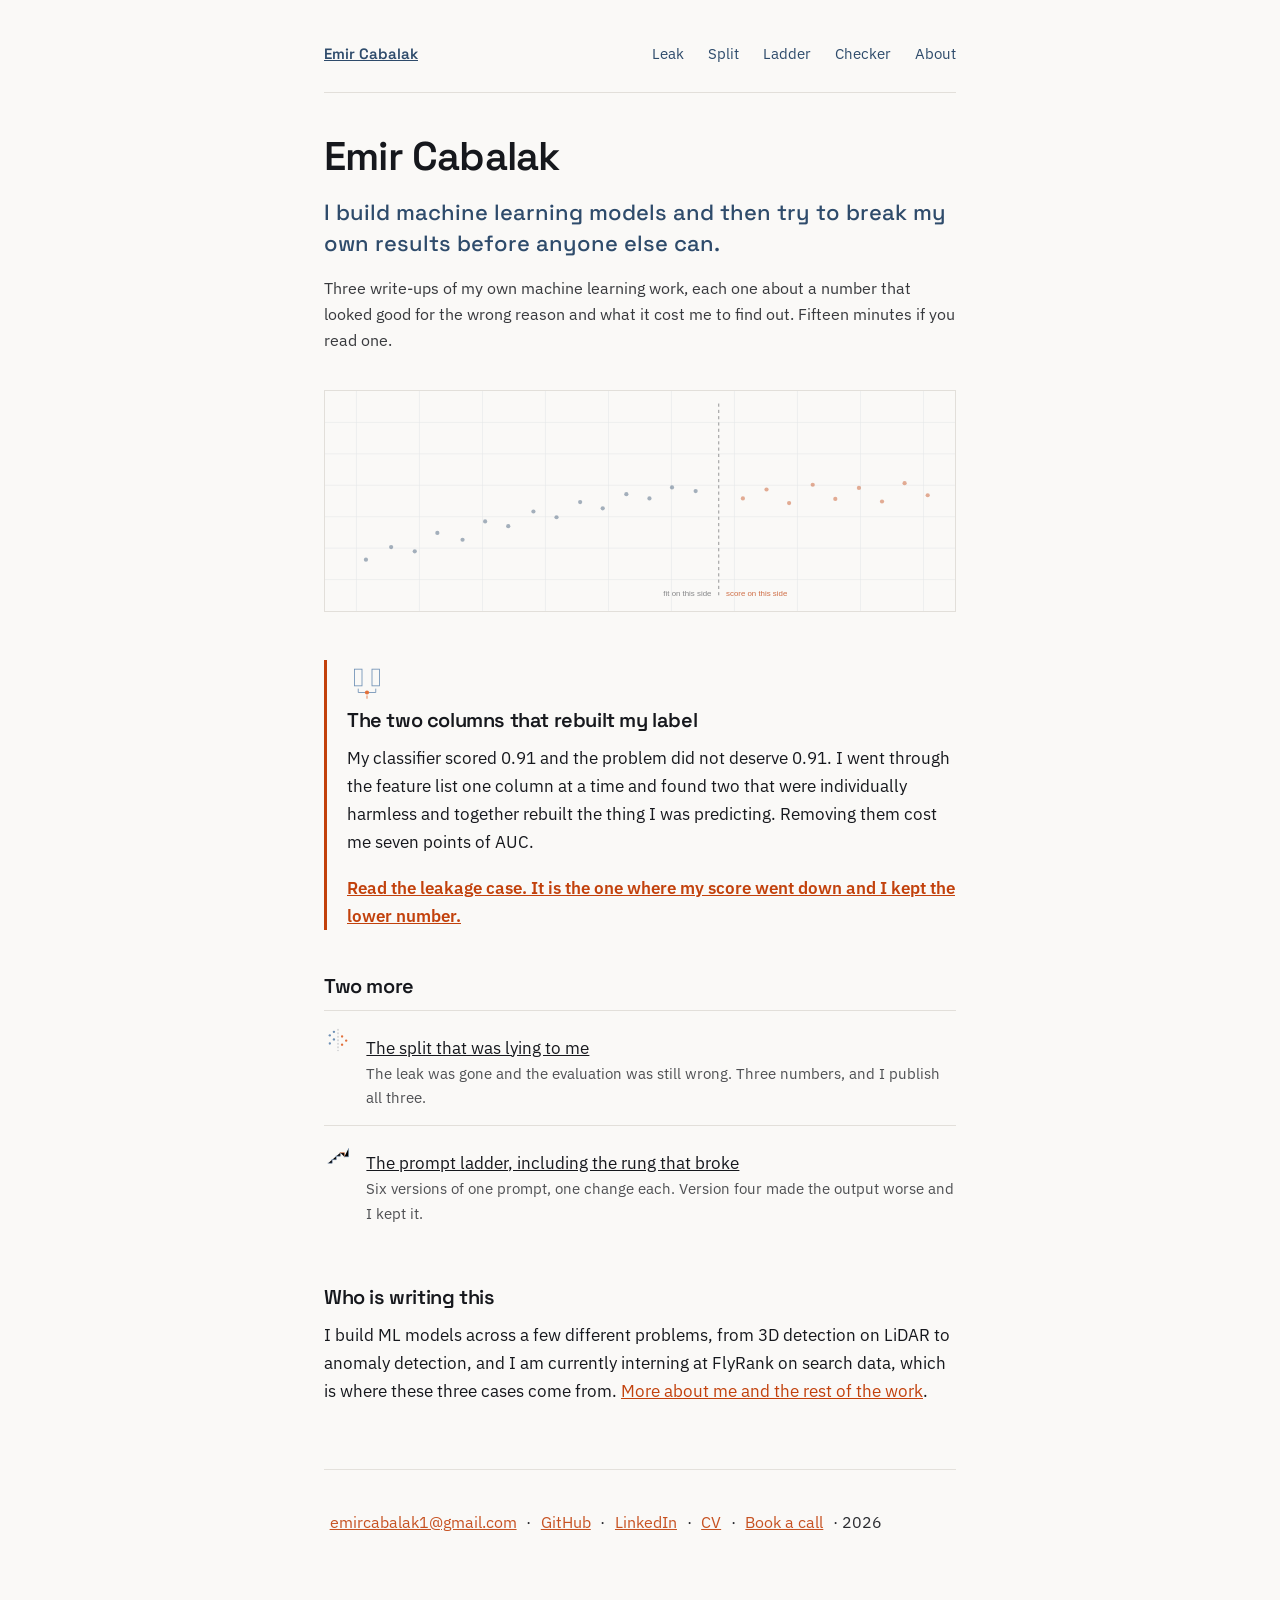
<file: index.html>
<!doctype html>
<html lang="en">
<head>
<meta charset="utf-8">
<meta name="viewport" content="width=device-width, initial-scale=1">
<title>Emir Cabalak</title>
<meta name="description" content="I build machine learning models and then try to break my own results before anyone else can.">
<link rel="icon" href="favicon.svg" type="image/svg+xml">
<link rel="canonical" href="https://emircabalak.github.io/">
<meta property="og:type" content="website">
<meta property="og:site_name" content="Emir Cabalak">
<meta property="og:url" content="https://emircabalak.github.io/">
<meta property="og:title" content="Emir Cabalak">
<meta property="og:description" content="I build machine learning models and then try to break my own results before anyone else can.">
<meta property="og:image" content="https://emircabalak.github.io/share-card.png">
<meta property="og:image:width" content="1200">
<meta property="og:image:height" content="630">
<meta property="og:image:alt" content="Emir Cabalak. I build machine learning models and then try to break my own results before anyone else can.">
<meta name="twitter:card" content="summary_large_image">
<meta name="twitter:title" content="Emir Cabalak">
<meta name="twitter:description" content="I build machine learning models and then try to break my own results before anyone else can.">
<meta name="twitter:image" content="https://emircabalak.github.io/share-card.png">
<link rel="preconnect" href="https://fonts.googleapis.com">
<link rel="preconnect" href="https://fonts.gstatic.com" crossorigin>
<!-- Loaded without blocking the first paint. The body stack is Segoe UI / Helvetica /
     Arial, so text is readable before the webfont lands and swaps in. -->
<link rel="stylesheet" media="print" onload="this.media='all'"
      href="https://fonts.googleapis.com/css2?family=IBM+Plex+Sans:wght@400;600&amp;family=Space+Grotesk:wght@500;600&amp;display=swap">
<noscript><link rel="stylesheet" href="https://fonts.googleapis.com/css2?family=IBM+Plex+Sans:wght@400;600&amp;family=Space+Grotesk:wght@500;600&amp;display=swap"></noscript>
<link rel="stylesheet" href="style.css">
</head>
<body>

<nav>
  <a class="home" href="index.html" aria-current="page">Emir Cabalak</a>
  <a href="leak.html">Leak</a>
  <a href="split.html">Split</a>
  <a href="ladder.html">Ladder</a>
  <a href="checker.html">Checker</a>
  <a href="about.html">About</a>
</nav>

<main>
  <h1>Emir Cabalak</h1>
  <p class="claim">I build machine learning models and then try to break my own results before anyone else can.</p>

  <p class="for-you">Three write-ups of my own machine learning work, each one about a number
  that looked good for the wrong reason and what it cost me to find out. Fifteen minutes if you
  read one.</p>

  <img class="hero" src="hero-texture.svg" alt="" width="1200" height="420">

  <div class="lead">
    <img src="icon-leak.svg" alt="" width="40" height="40">
    <h2 style="margin-top:0">The two columns that rebuilt my label</h2>
    <p>My classifier scored 0.91 and the problem did not deserve 0.91. I went through the
    feature list one column at a time and found two that were individually harmless and
    together rebuilt the thing I was predicting. Removing them cost me seven points of AUC.</p>
    <p class="cta"><a href="leak.html">Read the leakage case. It is the one where my score
    went down and I kept the lower number.</a></p>
  </div>

  <h2>Two more</h2>
  <ul class="more">
    <li>
      <img src="icon-split.svg" alt="" width="28" height="28">
      <span>
        <a href="split.html">The split that was lying to me</a>
        <span class="sub">The leak was gone and the evaluation was still wrong. Three numbers, and I publish all three.</span>
      </span>
    </li>
    <li>
      <img src="icon-ladder.svg" alt="" width="28" height="28">
      <span>
        <a href="ladder.html">The prompt ladder, including the rung that broke</a>
        <span class="sub">Six versions of one prompt, one change each. Version four made the output worse and I kept it.</span>
      </span>
    </li>
  </ul>

  <h2>Who is writing this</h2>
  <p>I build ML models across a few different problems, from 3D detection on LiDAR to anomaly
  detection, and I am currently interning at FlyRank on search data, which is where these three
  cases come from. <a href="about.html">More about me and the rest of the work</a>.</p>
</main>

<footer>
  <a href="mailto:emircabalak1@gmail.com">emircabalak1@gmail.com</a> &middot;
  <a href="https://github.com/emircabalak">GitHub</a> &middot;
  <a href="https://www.linkedin.com/in/emircabalak/">LinkedIn</a> &middot;
  <a href="Emir_Cabalak_CV.pdf">CV</a> &middot;
  <a href="https://cal.com/emircabalak">Book a call</a> &middot; 2026
</footer>

</body>
</html>
</file>
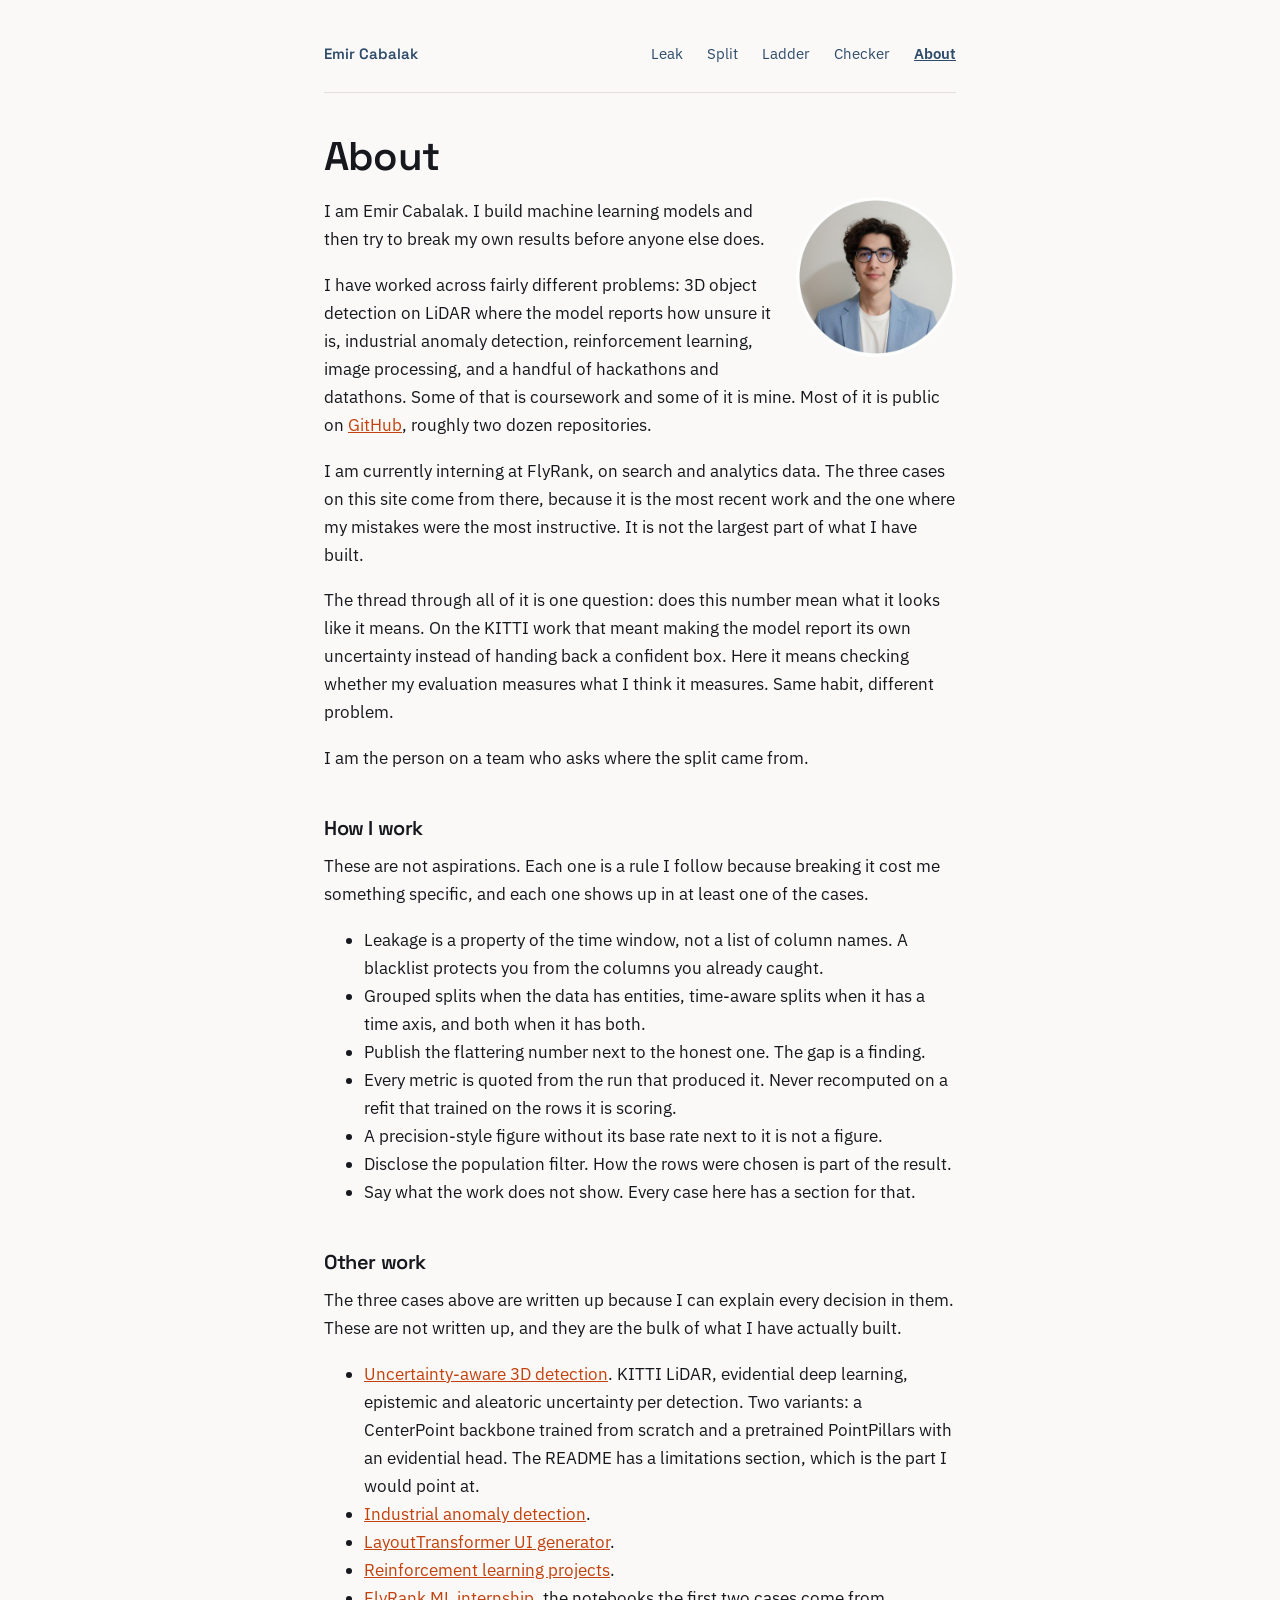
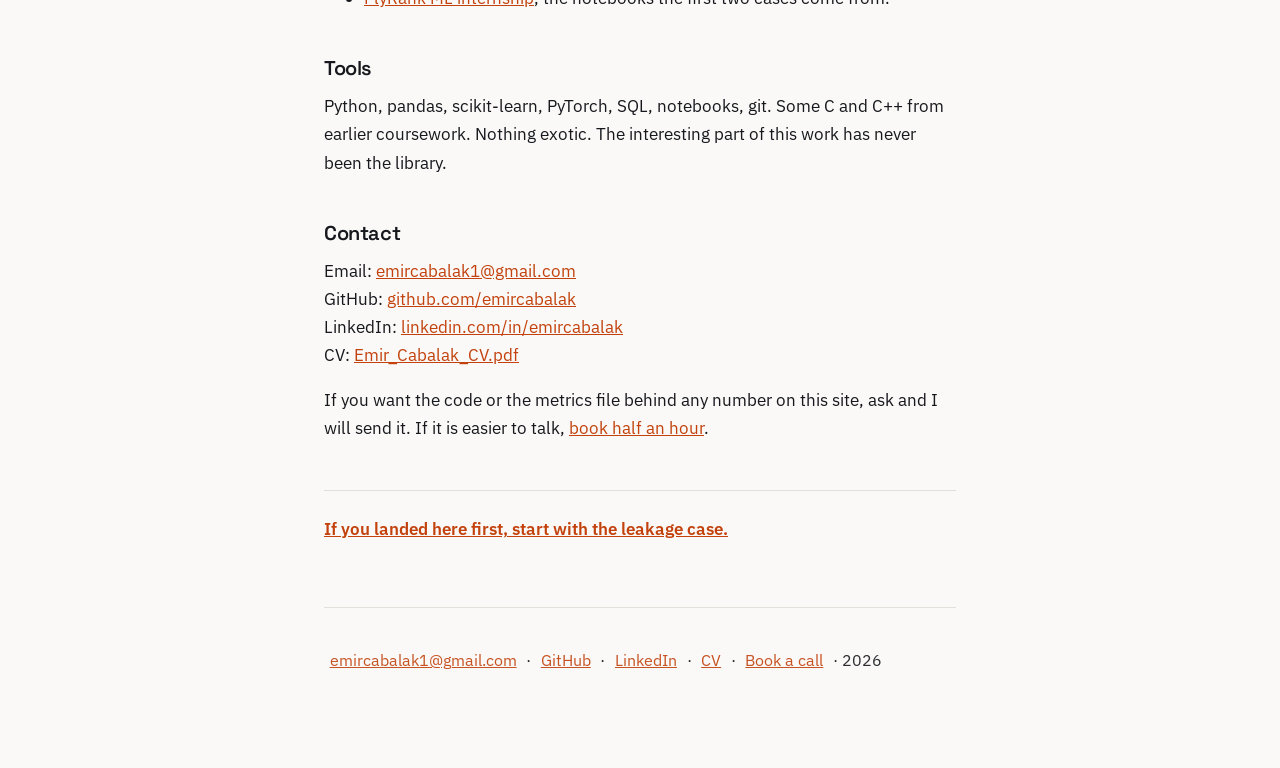
<file: about.html>
<!doctype html>
<html lang="en">
<head>
<meta charset="utf-8">
<meta name="viewport" content="width=device-width, initial-scale=1">
<title>About &middot; Emir Cabalak</title>
<meta name="description" content="Emir Cabalak, machine learning, mostly on how models get evaluated rather than which model gets used.">
<link rel="icon" href="favicon.svg" type="image/svg+xml">
<link rel="canonical" href="https://emircabalak.github.io/about.html">
<meta property="og:type" content="website">
<meta property="og:site_name" content="Emir Cabalak">
<meta property="og:url" content="https://emircabalak.github.io/about.html">
<meta property="og:title" content="About &middot; Emir Cabalak">
<meta property="og:description" content="Emir Cabalak, machine learning, mostly on how models get evaluated rather than which model gets used.">
<meta property="og:image" content="https://emircabalak.github.io/share-card.png">
<meta property="og:image:width" content="1200">
<meta property="og:image:height" content="630">
<meta property="og:image:alt" content="Emir Cabalak. I build machine learning models and then try to break my own results before anyone else can.">
<meta name="twitter:card" content="summary_large_image">
<meta name="twitter:title" content="About &middot; Emir Cabalak">
<meta name="twitter:description" content="Emir Cabalak, machine learning, mostly on how models get evaluated rather than which model gets used.">
<meta name="twitter:image" content="https://emircabalak.github.io/share-card.png">
<link rel="preconnect" href="https://fonts.googleapis.com">
<link rel="preconnect" href="https://fonts.gstatic.com" crossorigin>
<!-- Loaded without blocking the first paint. The body stack is Segoe UI / Helvetica /
     Arial, so text is readable before the webfont lands and swaps in. -->
<link rel="stylesheet" media="print" onload="this.media='all'"
      href="https://fonts.googleapis.com/css2?family=IBM+Plex+Sans:wght@400;600&amp;family=Space+Grotesk:wght@500;600&amp;display=swap">
<noscript><link rel="stylesheet" href="https://fonts.googleapis.com/css2?family=IBM+Plex+Sans:wght@400;600&amp;family=Space+Grotesk:wght@500;600&amp;display=swap"></noscript>
<link rel="stylesheet" href="style.css">
</head>
<body>

<nav>
  <a class="home" href="index.html">Emir Cabalak</a>
  <a href="leak.html">Leak</a>
  <a href="split.html">Split</a>
  <a href="ladder.html">Ladder</a>
  <a href="checker.html">Checker</a>
  <a href="about.html" aria-current="page">About</a>
</nav>

<main>
  <h1>About</h1>

  <img class="portrait" src="portrait.jpg" alt="Emir Cabalak" width="400" height="400">

  <p>I am Emir Cabalak. I build machine learning models and then try to break my own results
  before anyone else does.</p>
  <p>I have worked across fairly different problems: 3D object detection on LiDAR where the
  model reports how unsure it is, industrial anomaly detection, reinforcement learning, image
  processing, and a handful of hackathons and datathons. Some of that is coursework and some of
  it is mine. Most of it is public on
  <a href="https://github.com/emircabalak">GitHub</a>, roughly two dozen repositories.</p>
  <p>I am currently interning at FlyRank, on search and analytics data. The three cases on this
  site come from there, because it is the most recent work and the one where my mistakes were
  the most instructive. It is not the largest part of what I have built.</p>
  <p>The thread through all of it is one question: does this number mean what it looks like it
  means. On the KITTI work that meant making the model report its own uncertainty instead of
  handing back a confident box. Here it means checking whether my evaluation measures what I
  think it measures. Same habit, different problem.</p>
  <p>I am the person on a team who asks where the split came from.</p>

  <h2>How I work</h2>
  <p>These are not aspirations. Each one is a rule I follow because breaking it cost me
  something specific, and each one shows up in at least one of the cases.</p>
  <ul>
    <li>Leakage is a property of the time window, not a list of column names. A blacklist
    protects you from the columns you already caught.</li>
    <li>Grouped splits when the data has entities, time-aware splits when it has a time axis,
    and both when it has both.</li>
    <li>Publish the flattering number next to the honest one. The gap is a finding.</li>
    <li>Every metric is quoted from the run that produced it. Never recomputed on a refit that
    trained on the rows it is scoring.</li>
    <li>A precision-style figure without its base rate next to it is not a figure.</li>
    <li>Disclose the population filter. How the rows were chosen is part of the result.</li>
    <li>Say what the work does not show. Every case here has a section for that.</li>
  </ul>

  <h2>Other work</h2>
  <p>The three cases above are written up because I can explain every decision in them. These
  are not written up, and they are the bulk of what I have actually built.</p>
  <ul>
    <li><a href="https://github.com/emircabalak/uncertainty-aware-3d-detection">Uncertainty-aware
    3D detection</a>. KITTI LiDAR, evidential deep learning, epistemic and aleatoric uncertainty
    per detection. Two variants: a CenterPoint backbone trained from scratch and a pretrained
    PointPillars with an evidential head. The README has a limitations section, which is the
    part I would point at.</li>
    <li><a href="https://github.com/emircabalak/Endustriyel-Anomali-Tespiti">Industrial anomaly
    detection</a>.</li>
    <li><a href="https://github.com/emircabalak/LayoutTransformer-UI-Generator">LayoutTransformer
    UI generator</a>.</li>
    <li><a href="https://github.com/emircabalak/Reinforcement_Projects">Reinforcement learning
    projects</a>.</li>
    <li><a href="https://github.com/emircabalak/flyrank-ml-internship">FlyRank ML internship</a>,
    the notebooks the first two cases come from.</li>
  </ul>

  <h2>Tools</h2>
  <p>Python, pandas, scikit-learn, PyTorch, SQL, notebooks, git. Some C and C++ from earlier
  coursework. Nothing exotic. The interesting part of this work has never been the library.</p>

  <h2>Contact</h2>
  <p>Email: <a href="mailto:emircabalak1@gmail.com">emircabalak1@gmail.com</a><br>
  GitHub: <a href="https://github.com/emircabalak">github.com/emircabalak</a><br>
  LinkedIn: <a href="https://www.linkedin.com/in/emircabalak/">linkedin.com/in/emircabalak</a><br>
  CV: <a href="Emir_Cabalak_CV.pdf">Emir_Cabalak_CV.pdf</a></p>
  <p>If you want the code or the metrics file behind any number on this site, ask and I will
  send it. If it is easier to talk, <a href="https://cal.com/emircabalak">book half an hour</a>.</p>

  <p class="next"><a href="leak.html">If you landed here first, start with the leakage
  case.</a></p>
</main>

<footer>
  <a href="mailto:emircabalak1@gmail.com">emircabalak1@gmail.com</a> &middot;
  <a href="https://github.com/emircabalak">GitHub</a> &middot;
  <a href="https://www.linkedin.com/in/emircabalak/">LinkedIn</a> &middot;
  <a href="Emir_Cabalak_CV.pdf">CV</a> &middot;
  <a href="https://cal.com/emircabalak">Book a call</a> &middot; 2026
</footer>

</body>
</html>
</file>
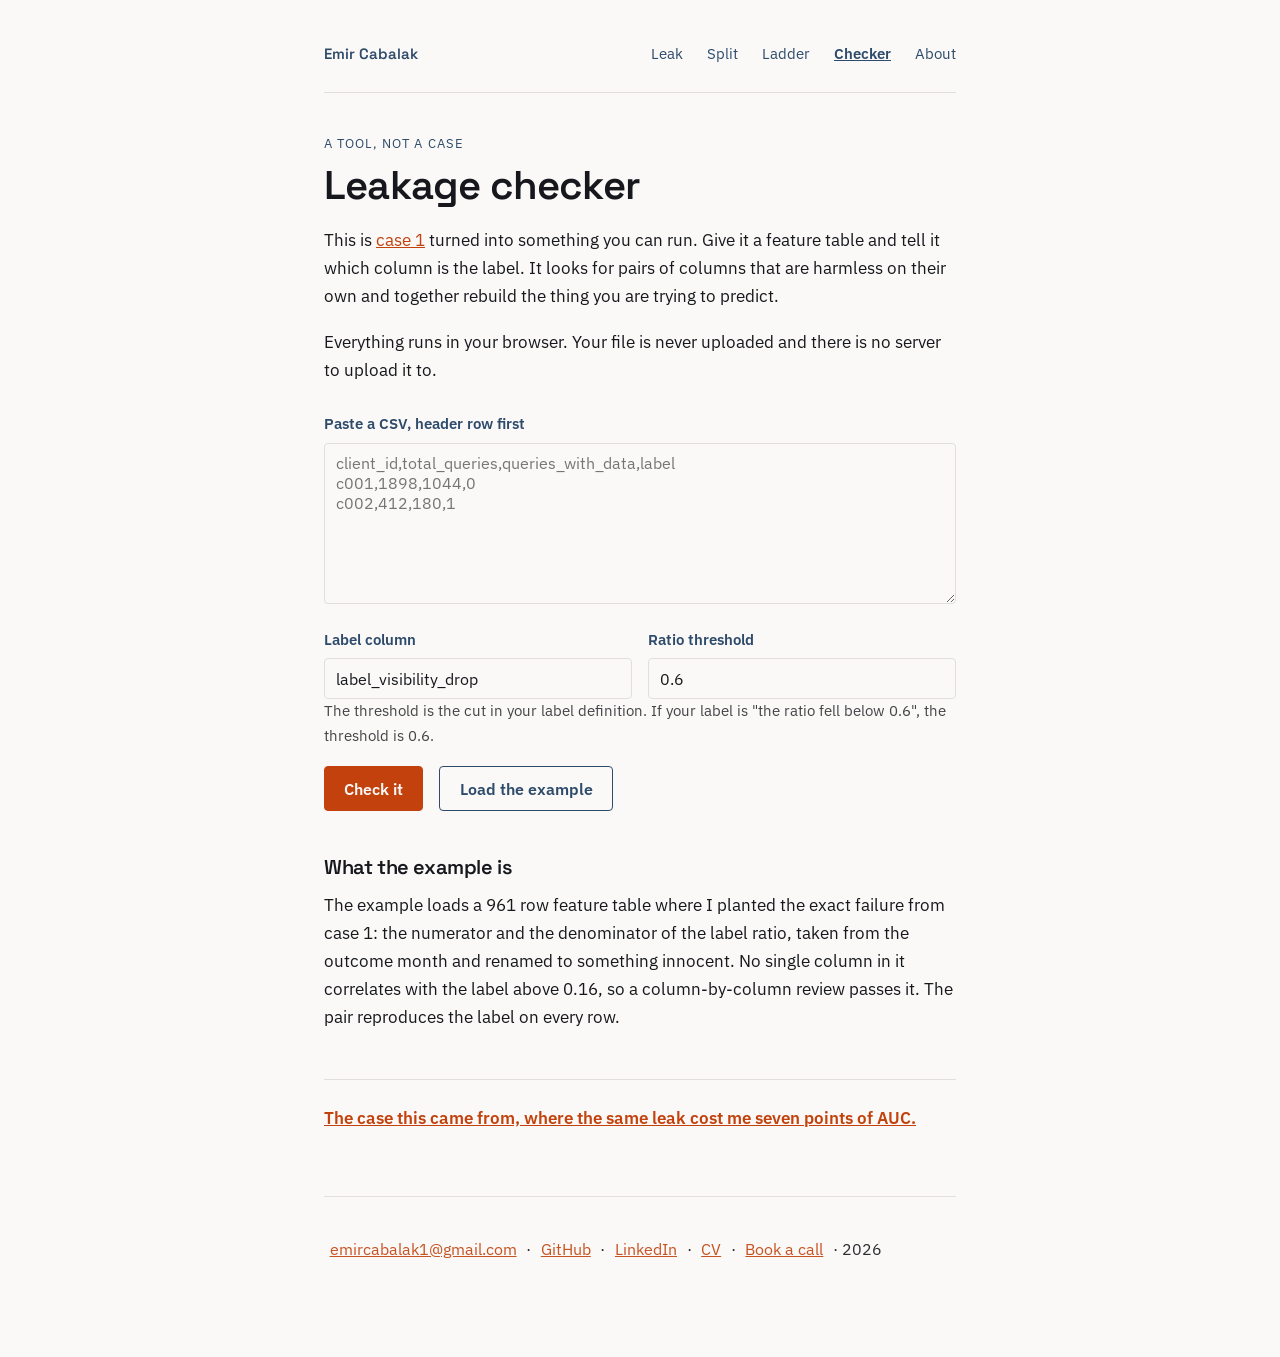
<file: checker.html>
<!doctype html>
<html lang="en">
<head>
<meta charset="utf-8">
<meta name="viewport" content="width=device-width, initial-scale=1">
<title>Leakage checker &middot; Emir Cabalak</title>
<meta name="description" content="Paste a feature table and a label definition. It finds the column pairs that together rebuild the label, which no column-by-column check will surface.">
<link rel="icon" href="favicon.svg" type="image/svg+xml">
<link rel="canonical" href="https://emircabalak.github.io/checker.html">
<meta property="og:type" content="website">
<meta property="og:site_name" content="Emir Cabalak">
<meta property="og:url" content="https://emircabalak.github.io/checker.html">
<meta property="og:title" content="Leakage checker &middot; Emir Cabalak">
<meta property="og:description" content="Paste a feature table and a label definition. It finds the column pairs that together rebuild the label, which no column-by-column check will surface.">
<meta property="og:image" content="https://emircabalak.github.io/share-card.png">
<meta property="og:image:width" content="1200">
<meta property="og:image:height" content="630">
<meta property="og:image:alt" content="Emir Cabalak. I build machine learning models and then try to break my own results before anyone else can.">
<meta name="twitter:card" content="summary_large_image">
<meta name="twitter:title" content="Leakage checker &middot; Emir Cabalak">
<meta name="twitter:description" content="Paste a feature table and a label definition. It finds the column pairs that together rebuild the label, which no column-by-column check will surface.">
<meta name="twitter:image" content="https://emircabalak.github.io/share-card.png">
<link rel="preconnect" href="https://fonts.googleapis.com">
<link rel="preconnect" href="https://fonts.gstatic.com" crossorigin>
<!-- Loaded without blocking the first paint. The body stack is Segoe UI / Helvetica /
     Arial, so text is readable before the webfont lands and swaps in. -->
<link rel="stylesheet" media="print" onload="this.media='all'"
      href="https://fonts.googleapis.com/css2?family=IBM+Plex+Sans:wght@400;600&amp;family=Space+Grotesk:wght@500;600&amp;display=swap">
<noscript><link rel="stylesheet" href="https://fonts.googleapis.com/css2?family=IBM+Plex+Sans:wght@400;600&amp;family=Space+Grotesk:wght@500;600&amp;display=swap"></noscript>
<link rel="stylesheet" href="style.css">
</head>
<body>

<nav>
  <a class="home" href="index.html">Emir Cabalak</a>
  <a href="leak.html">Leak</a>
  <a href="split.html">Split</a>
  <a href="ladder.html">Ladder</a>
  <a href="checker.html" aria-current="page">Checker</a>
  <a href="about.html">About</a>
</nav>

<main>
  <p class="kicker">A tool, not a case</p>
  <h1>Leakage checker</h1>

  <p>This is <a href="leak.html">case 1</a> turned into something you can run. Give it a feature
  table and tell it which column is the label. It looks for pairs of columns that are harmless
  on their own and together rebuild the thing you are trying to predict.</p>

  <p>Everything runs in your browser. Your file is never uploaded and there is no server to
  upload it to.</p>

  <noscript>
    <p class="verdict bad">This tool is JavaScript. That is not a limitation I am apologising
    for, it is the reason your file never leaves your computer, but with scripts off the button
    below does nothing. The <a href="leak.html">case it came from</a> is plain text and reads
    fine either way.</p>
  </noscript>

  <form id="f">
    <label for="csv">Paste a CSV, header row first</label>
    <textarea id="csv" rows="7" spellcheck="false" placeholder="client_id,total_queries,queries_with_data,label
c001,1898,1044,0
c002,412,180,1"></textarea>

    <div class="row">
      <span>
        <label for="label">Label column</label>
        <input id="label" value="label_visibility_drop" spellcheck="false">
      </span>
      <span>
        <label for="thr">Ratio threshold</label>
        <input id="thr" type="number" step="0.01" value="0.6">
      </span>
    </div>

    <p class="meta">The threshold is the cut in your label definition. If your label is "the
    ratio fell below 0.6", the threshold is 0.6.</p>

    <div class="row">
      <button type="submit">Check it</button>
      <button type="button" id="demo" class="secondary">Load the example</button>
    </div>
  </form>

  <div id="out"></div>

  <h2>What the example is</h2>
  <p>The example loads a 961 row feature table where I planted the exact failure from case 1:
  the numerator and the denominator of the label ratio, taken from the outcome month and renamed
  to something innocent. No single column in it correlates with the label above 0.16, so a
  column-by-column review passes it. The pair reproduces the label on every row.</p>

  <p class="next"><a href="leak.html">The case this came from, where the same leak cost me seven
  points of AUC.</a></p>
</main>

<footer>
  <a href="mailto:emircabalak1@gmail.com">emircabalak1@gmail.com</a> &middot;
  <a href="https://github.com/emircabalak">GitHub</a> &middot;
  <a href="https://www.linkedin.com/in/emircabalak/">LinkedIn</a> &middot;
  <a href="Emir_Cabalak_CV.pdf">CV</a> &middot;
  <a href="https://cal.com/emircabalak">Book a call</a> &middot; 2026
</footer>

<script src="checker.js"></script>
<script>
const out = document.getElementById("out");
const csv = document.getElementById("csv");

document.getElementById("demo").addEventListener("click", async () => {
  out.innerHTML = '<p class="meta">Loading the example…</p>';
  let r;
  try {
    r = await fetch("sample-features.csv");
    if (!r.ok) throw new Error(r.status);
  } catch {
    out.innerHTML = '<p class="verdict bad">Could not load the example file. Check your connection and try again.</p>';
    return;
  }
  csv.value = await r.text();
  document.getElementById("label").value = "label_visibility_drop";
  document.getElementById("thr").value = "0.6";
  document.getElementById("f").requestSubmit();
});

document.getElementById("f").addEventListener("submit", e => {
  e.preventDefault();
  const text = csv.value.trim();
  if (!text) { out.innerHTML = '<p class="verdict bad">Paste a CSV first, or load the example.</p>'; return; }
  try {
    const t0 = performance.now();
    // An empty number input reads as "" and Number("") is 0, so a blank box would silently
    // become a threshold of zero instead of asking.
    const raw = document.getElementById("thr").value.trim();
    const res = run(text, document.getElementById("label").value.trim(), raw === "" ? NaN : Number(raw));
    render(res, out);
    out.insertAdjacentHTML("beforeend", `<p class="meta">Checked ${res.n} rows in ${Math.round(performance.now() - t0)}ms, entirely in this tab.</p>`);
  } catch (err) {
    // textContent, not innerHTML. The message can carry column names from the pasted file.
    out.innerHTML = '<p class="verdict bad"></p>';
    out.firstChild.textContent = err.message;
  }
});
</script>

</body>
</html>
</file>
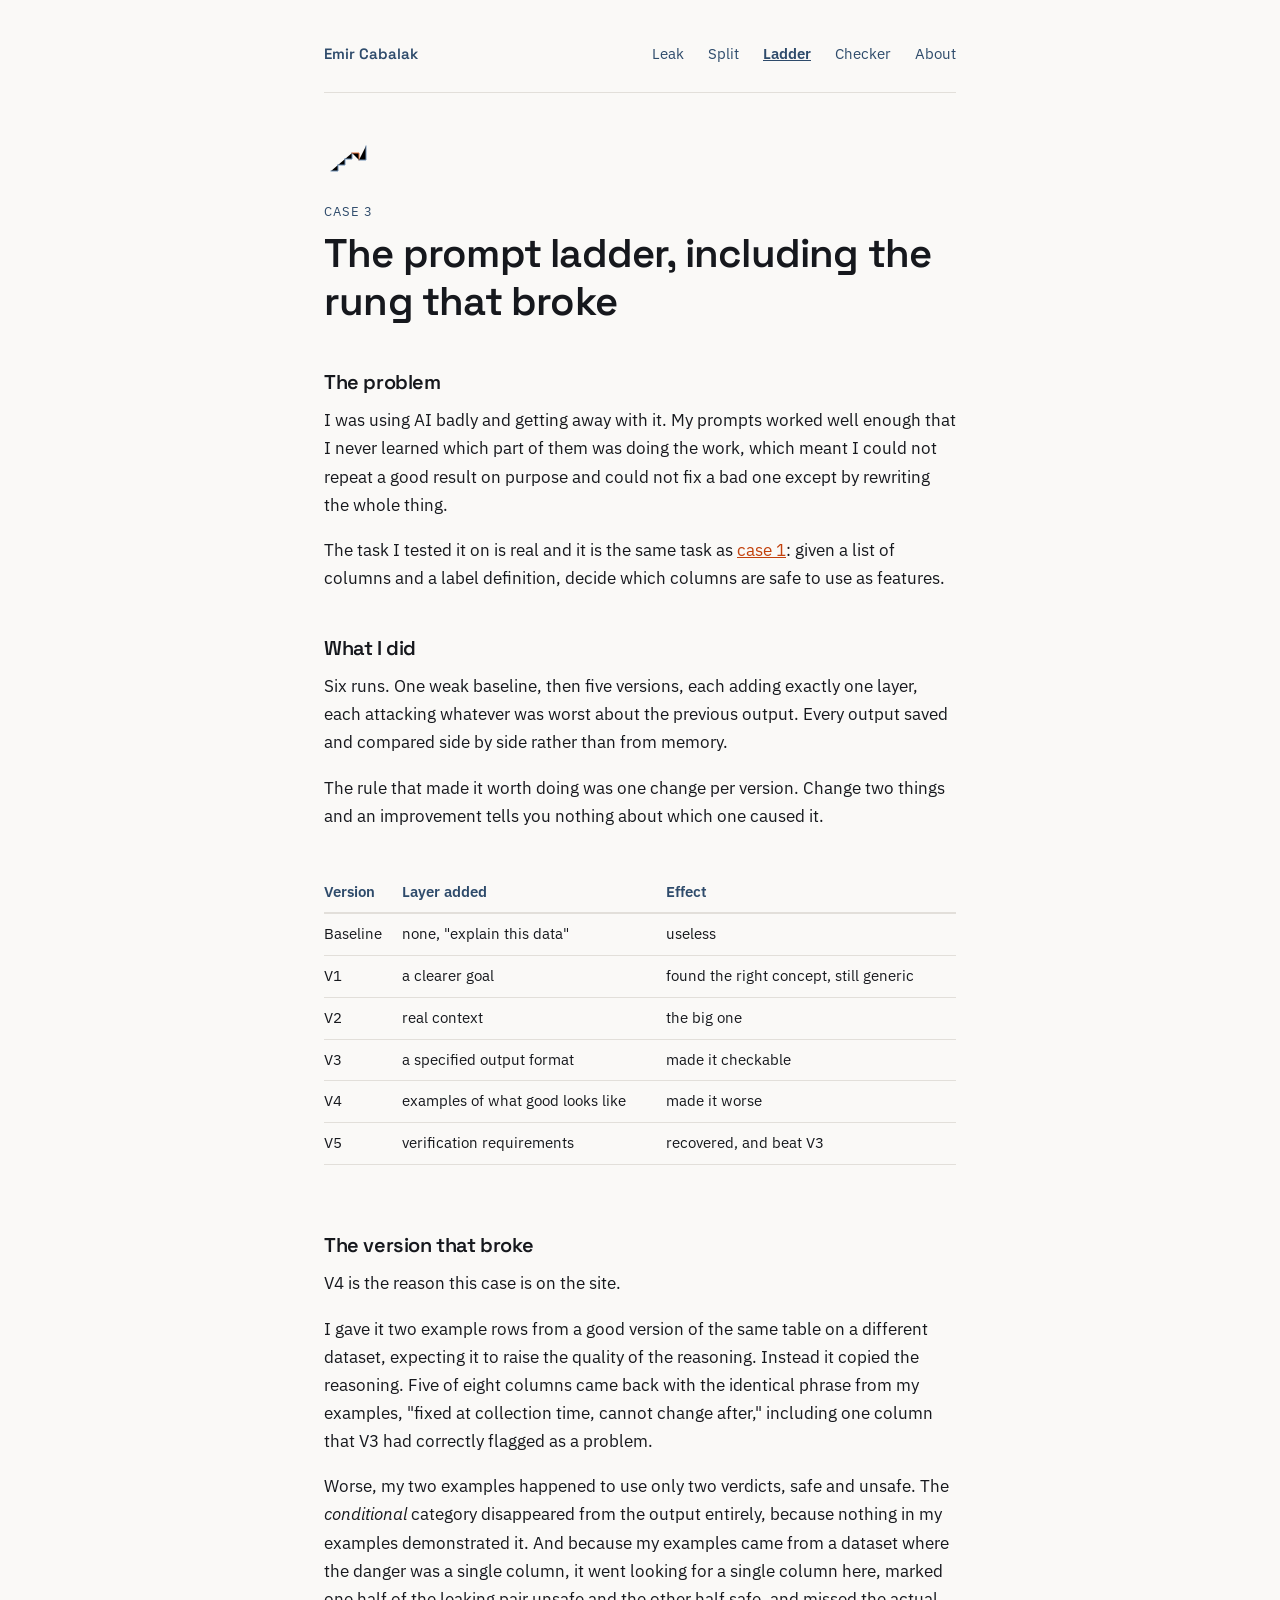
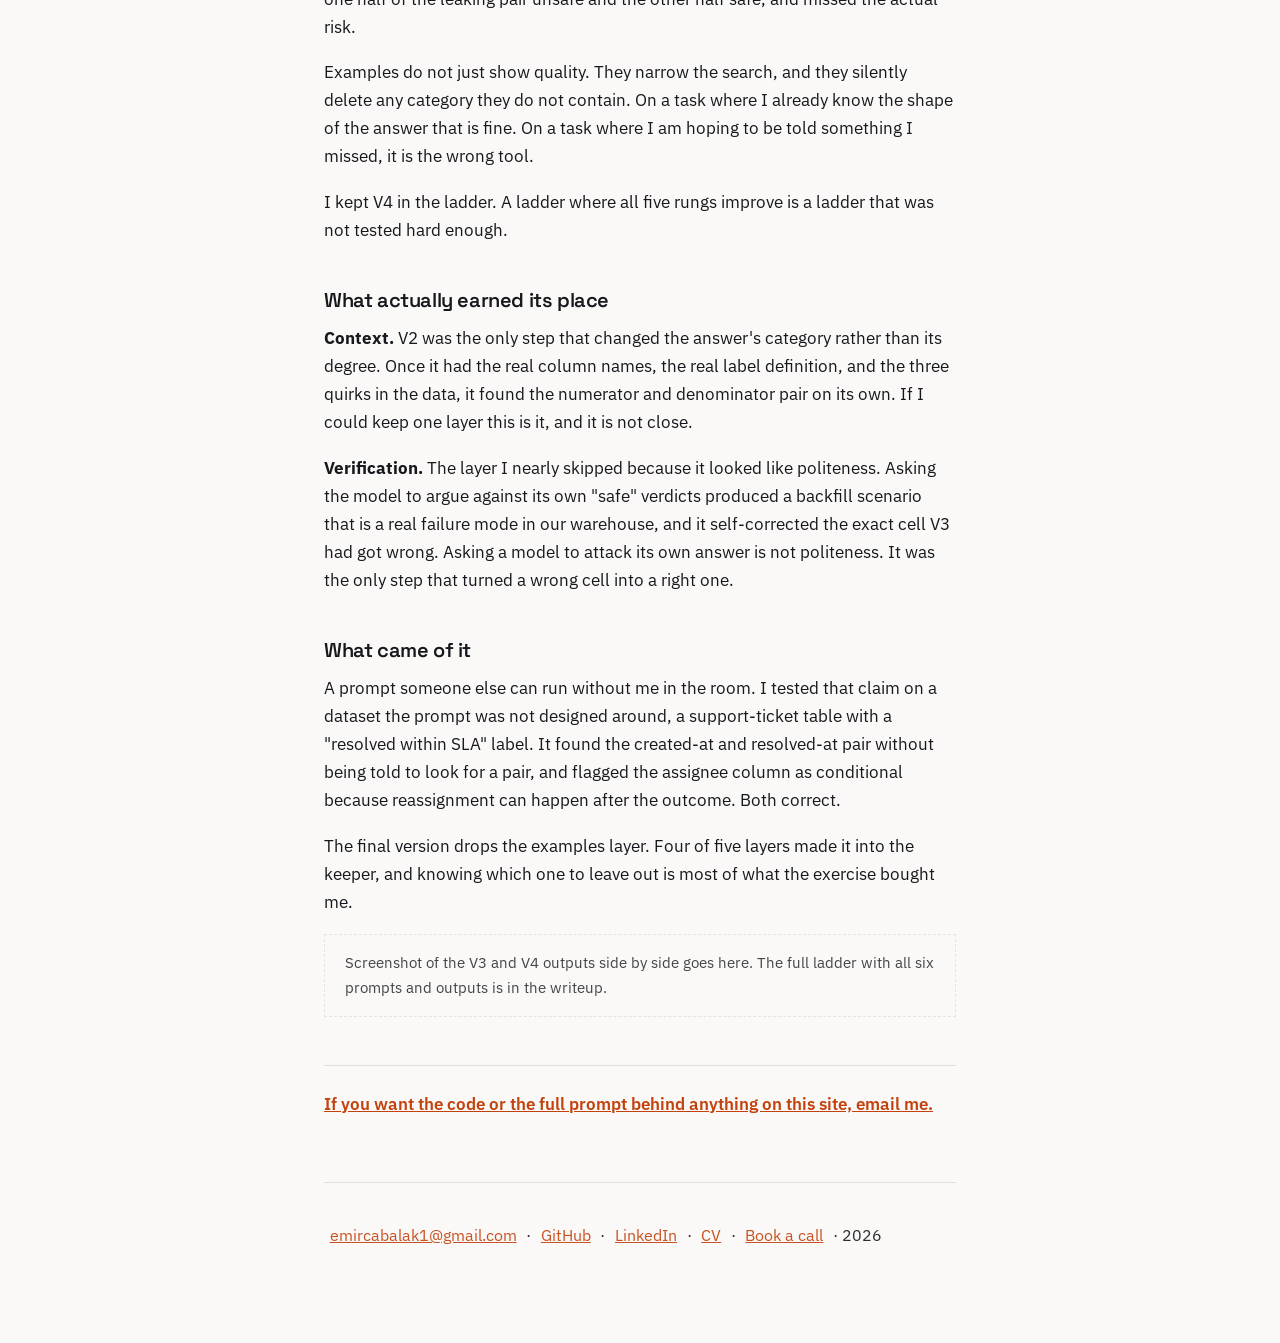
<file: ladder.html>
<!doctype html>
<html lang="en">
<head>
<meta charset="utf-8">
<meta name="viewport" content="width=device-width, initial-scale=1">
<title>The prompt ladder, including the rung that broke &middot; Emir Cabalak</title>
<meta name="description" content="Six versions of one prompt, one change per version. Version four made the output worse and it stays on the page.">
<link rel="icon" href="favicon.svg" type="image/svg+xml">
<link rel="canonical" href="https://emircabalak.github.io/ladder.html">
<meta property="og:type" content="website">
<meta property="og:site_name" content="Emir Cabalak">
<meta property="og:url" content="https://emircabalak.github.io/ladder.html">
<meta property="og:title" content="The prompt ladder, including the rung that broke &middot; Emir Cabalak">
<meta property="og:description" content="Six versions of one prompt, one change per version. Version four made the output worse and it stays on the page.">
<meta property="og:image" content="https://emircabalak.github.io/share-card.png">
<meta property="og:image:width" content="1200">
<meta property="og:image:height" content="630">
<meta property="og:image:alt" content="Emir Cabalak. I build machine learning models and then try to break my own results before anyone else can.">
<meta name="twitter:card" content="summary_large_image">
<meta name="twitter:title" content="The prompt ladder, including the rung that broke &middot; Emir Cabalak">
<meta name="twitter:description" content="Six versions of one prompt, one change per version. Version four made the output worse and it stays on the page.">
<meta name="twitter:image" content="https://emircabalak.github.io/share-card.png">
<link rel="preconnect" href="https://fonts.googleapis.com">
<link rel="preconnect" href="https://fonts.gstatic.com" crossorigin>
<!-- Loaded without blocking the first paint. The body stack is Segoe UI / Helvetica /
     Arial, so text is readable before the webfont lands and swaps in. -->
<link rel="stylesheet" media="print" onload="this.media='all'"
      href="https://fonts.googleapis.com/css2?family=IBM+Plex+Sans:wght@400;600&amp;family=Space+Grotesk:wght@500;600&amp;display=swap">
<noscript><link rel="stylesheet" href="https://fonts.googleapis.com/css2?family=IBM+Plex+Sans:wght@400;600&amp;family=Space+Grotesk:wght@500;600&amp;display=swap"></noscript>
<link rel="stylesheet" href="style.css">
</head>
<body>

<nav>
  <a class="home" href="index.html">Emir Cabalak</a>
  <a href="leak.html">Leak</a>
  <a href="split.html">Split</a>
  <a href="ladder.html" aria-current="page">Ladder</a>
  <a href="checker.html">Checker</a>
  <a href="about.html">About</a>
</nav>

<main>
  <img class="case-icon" src="icon-ladder.svg" alt="" width="48" height="48">
  <p class="kicker">Case 3</p>
  <h1>The prompt ladder, including the rung that broke</h1>

  <h2>The problem</h2>
  <p>I was using AI badly and getting away with it. My prompts worked well enough that I never
  learned which part of them was doing the work, which meant I could not repeat a good result
  on purpose and could not fix a bad one except by rewriting the whole thing.</p>
  <p>The task I tested it on is real and it is the same task as <a href="leak.html">case 1</a>:
  given a list of columns and a label definition, decide which columns are safe to use as
  features.</p>

  <h2>What I did</h2>
  <p>Six runs. One weak baseline, then five versions, each adding exactly one layer, each
  attacking whatever was worst about the previous output. Every output saved and compared side
  by side rather than from memory.</p>
  <p>The rule that made it worth doing was one change per version. Change two things and an
  improvement tells you nothing about which one caused it.</p>

  <div class="table-scroll">
  <table>
    <thead>
      <tr><th>Version</th><th>Layer added</th><th>Effect</th></tr>
    </thead>
    <tbody>
      <tr><td>Baseline</td><td>none, "explain this data"</td><td>useless</td></tr>
      <tr><td>V1</td><td>a clearer goal</td><td>found the right concept, still generic</td></tr>
      <tr><td>V2</td><td>real context</td><td>the big one</td></tr>
      <tr><td>V3</td><td>a specified output format</td><td>made it checkable</td></tr>
      <tr><td>V4</td><td>examples of what good looks like</td><td>made it worse</td></tr>
      <tr><td>V5</td><td>verification requirements</td><td>recovered, and beat V3</td></tr>
    </tbody>
  </table>
  </div>

  <h2>The version that broke</h2>
  <p>V4 is the reason this case is on the site.</p>
  <p>I gave it two example rows from a good version of the same table on a different dataset,
  expecting it to raise the quality of the reasoning. Instead it copied the reasoning. Five of
  eight columns came back with the identical phrase from my examples, "fixed at collection
  time, cannot change after," including one column that V3 had correctly flagged as a problem.</p>
  <p>Worse, my two examples happened to use only two verdicts, safe and unsafe. The
  <em>conditional</em> category disappeared from the output entirely, because nothing in my
  examples demonstrated it. And because my examples came from a dataset where the danger was a
  single column, it went looking for a single column here, marked one half of the leaking pair
  unsafe and the other half safe, and missed the actual risk.</p>
  <p>Examples do not just show quality. They narrow the search, and they silently delete any
  category they do not contain. On a task where I already know the shape of the answer that is
  fine. On a task where I am hoping to be told something I missed, it is the wrong tool.</p>
  <p>I kept V4 in the ladder. A ladder where all five rungs improve is a ladder that was not
  tested hard enough.</p>

  <h2>What actually earned its place</h2>
  <p><strong>Context.</strong> V2 was the only step that changed the answer's category rather
  than its degree. Once it had the real column names, the real label definition, and the three
  quirks in the data, it found the numerator and denominator pair on its own. If I could keep
  one layer this is it, and it is not close.</p>
  <p><strong>Verification.</strong> The layer I nearly skipped because it looked like
  politeness. Asking the model to argue against its own "safe" verdicts produced a backfill
  scenario that is a real failure mode in our warehouse, and it self-corrected the exact cell
  V3 had got wrong. Asking a model to attack its own answer is not politeness. It was the only
  step that turned a wrong cell into a right one.</p>

  <h2>What came of it</h2>
  <p>A prompt someone else can run without me in the room. I tested that claim on a dataset the
  prompt was not designed around, a support-ticket table with a "resolved within SLA" label. It
  found the created-at and resolved-at pair without being told to look for a pair, and flagged
  the assignee column as conditional because reassignment can happen after the outcome. Both
  correct.</p>
  <p>The final version drops the examples layer. Four of five layers made it into the keeper,
  and knowing which one to leave out is most of what the exercise bought me.</p>

  <div class="pending">
  Screenshot of the V3 and V4 outputs side by side goes here. The full ladder with all six
  prompts and outputs is in the writeup.
  </div>

  <p class="next"><a href="mailto:emircabalak1@gmail.com">If you want the code or the full
  prompt behind anything on this site, email me.</a></p>
</main>

<footer>
  <a href="mailto:emircabalak1@gmail.com">emircabalak1@gmail.com</a> &middot;
  <a href="https://github.com/emircabalak">GitHub</a> &middot;
  <a href="https://www.linkedin.com/in/emircabalak/">LinkedIn</a> &middot;
  <a href="Emir_Cabalak_CV.pdf">CV</a> &middot;
  <a href="https://cal.com/emircabalak">Book a call</a> &middot; 2026
</footer>

</body>
</html>
</file>
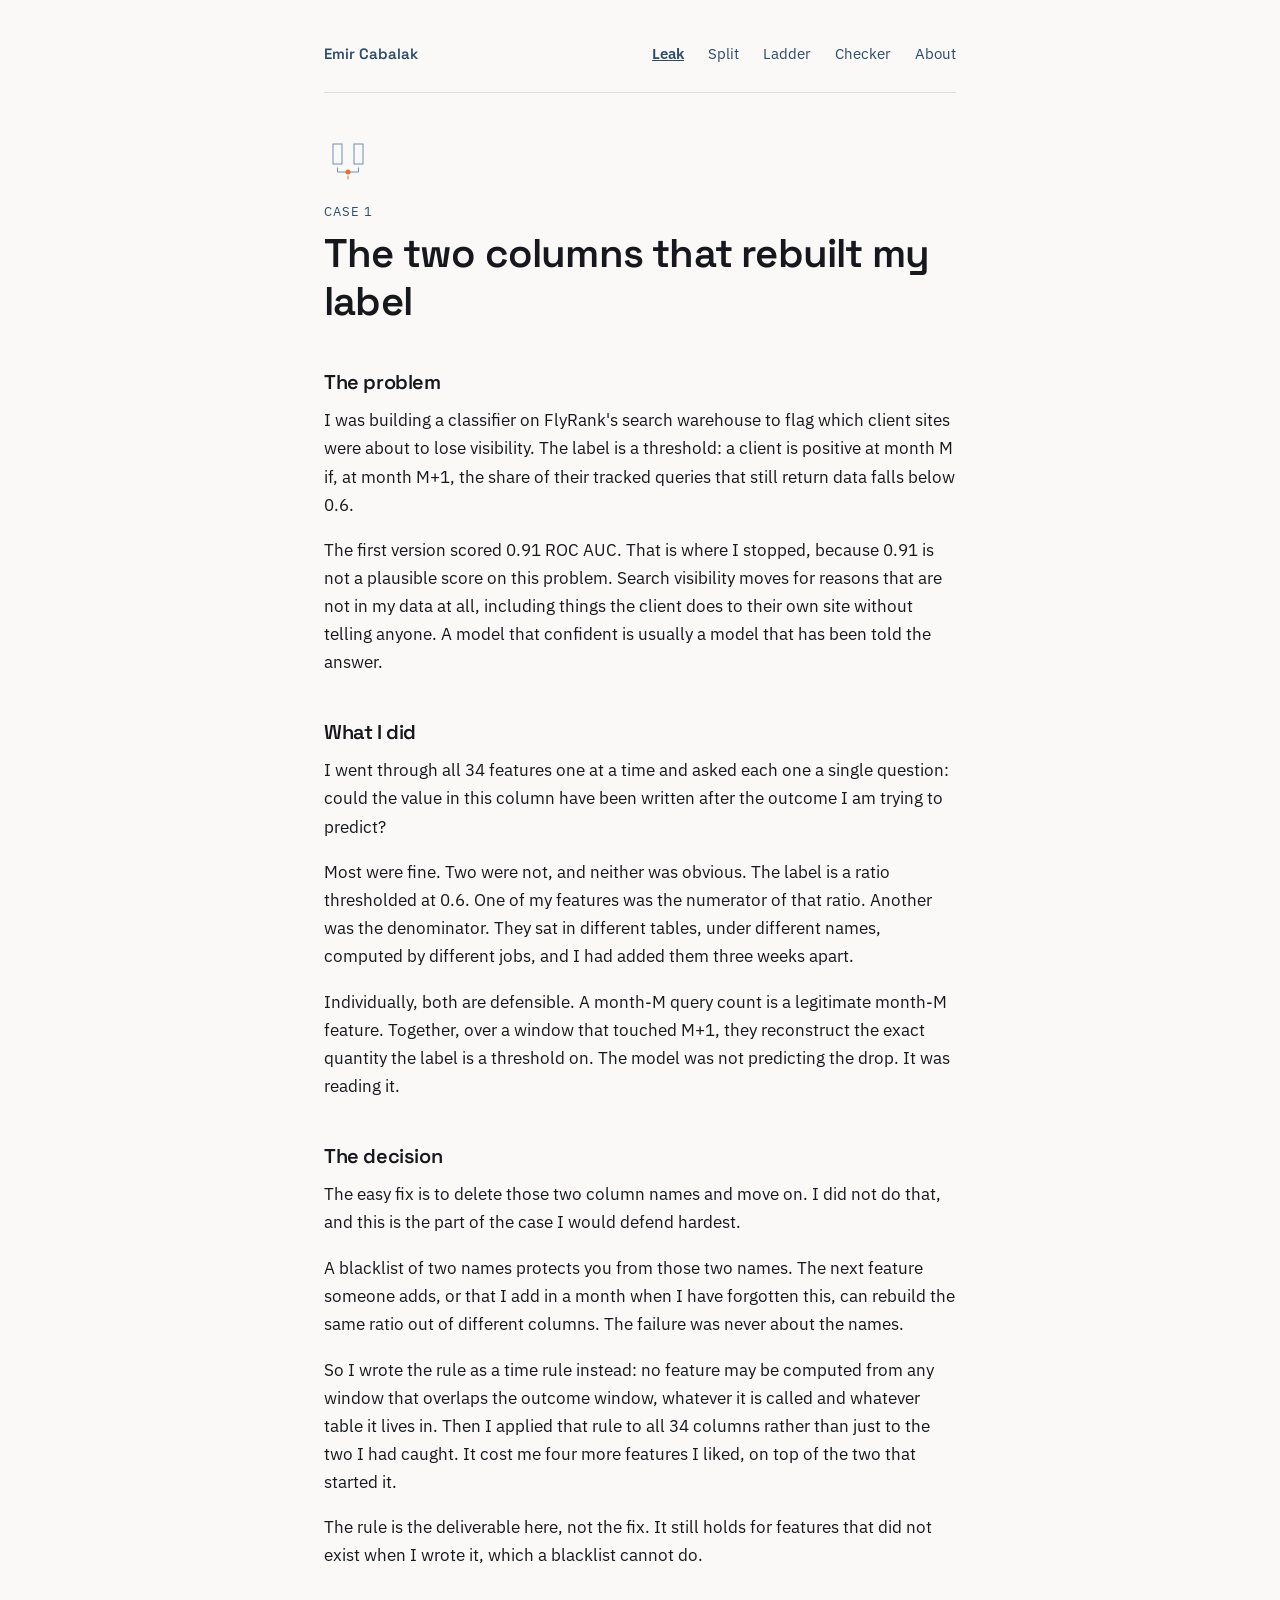
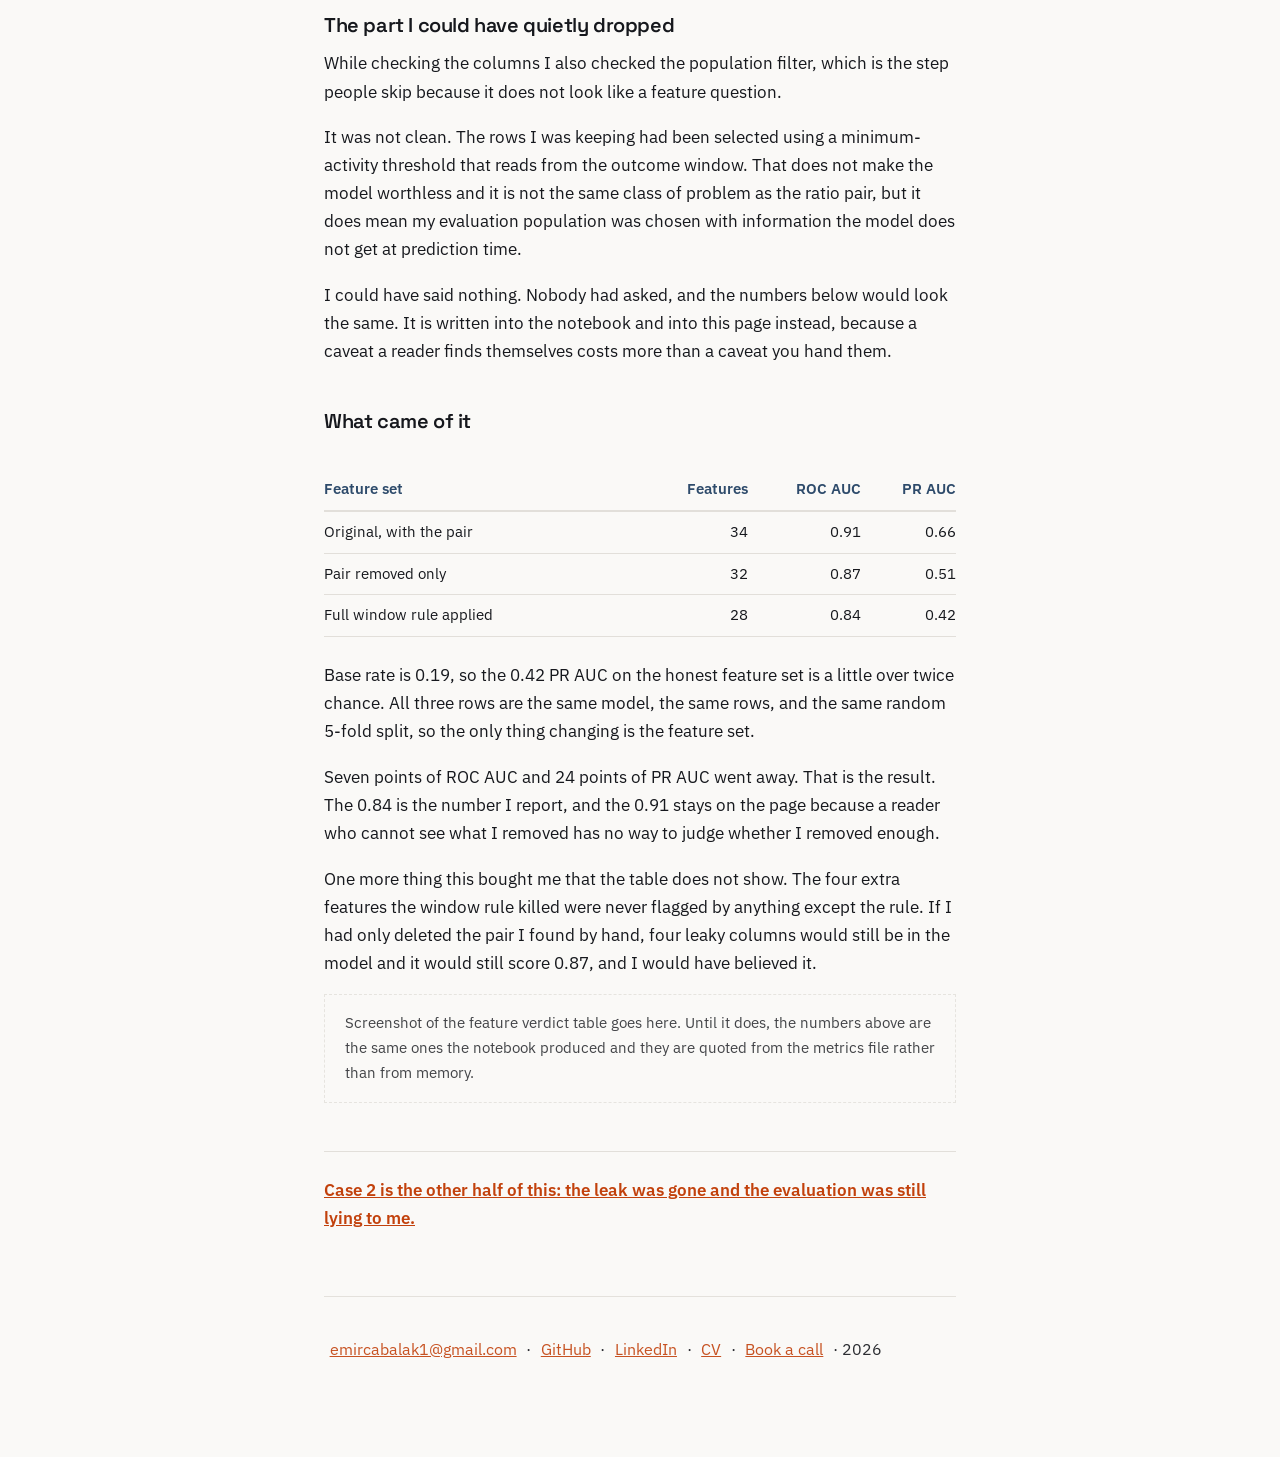
<file: leak.html>
<!doctype html>
<html lang="en">
<head>
<meta charset="utf-8">
<meta name="viewport" content="width=device-width, initial-scale=1">
<title>The two columns that rebuilt my label &middot; Emir Cabalak</title>
<meta name="description" content="A classifier scored better than the problem deserved. Two columns that were individually legal together rebuilt the label.">
<link rel="icon" href="favicon.svg" type="image/svg+xml">
<link rel="canonical" href="https://emircabalak.github.io/leak.html">
<meta property="og:type" content="website">
<meta property="og:site_name" content="Emir Cabalak">
<meta property="og:url" content="https://emircabalak.github.io/leak.html">
<meta property="og:title" content="The two columns that rebuilt my label &middot; Emir Cabalak">
<meta property="og:description" content="A classifier scored better than the problem deserved. Two columns that were individually legal together rebuilt the label.">
<meta property="og:image" content="https://emircabalak.github.io/share-card.png">
<meta property="og:image:width" content="1200">
<meta property="og:image:height" content="630">
<meta property="og:image:alt" content="Emir Cabalak. I build machine learning models and then try to break my own results before anyone else can.">
<meta name="twitter:card" content="summary_large_image">
<meta name="twitter:title" content="The two columns that rebuilt my label &middot; Emir Cabalak">
<meta name="twitter:description" content="A classifier scored better than the problem deserved. Two columns that were individually legal together rebuilt the label.">
<meta name="twitter:image" content="https://emircabalak.github.io/share-card.png">
<link rel="preconnect" href="https://fonts.googleapis.com">
<link rel="preconnect" href="https://fonts.gstatic.com" crossorigin>
<!-- Loaded without blocking the first paint. The body stack is Segoe UI / Helvetica /
     Arial, so text is readable before the webfont lands and swaps in. -->
<link rel="stylesheet" media="print" onload="this.media='all'"
      href="https://fonts.googleapis.com/css2?family=IBM+Plex+Sans:wght@400;600&amp;family=Space+Grotesk:wght@500;600&amp;display=swap">
<noscript><link rel="stylesheet" href="https://fonts.googleapis.com/css2?family=IBM+Plex+Sans:wght@400;600&amp;family=Space+Grotesk:wght@500;600&amp;display=swap"></noscript>
<link rel="stylesheet" href="style.css">
</head>
<body>

<nav>
  <a class="home" href="index.html">Emir Cabalak</a>
  <a href="leak.html" aria-current="page">Leak</a>
  <a href="split.html">Split</a>
  <a href="ladder.html">Ladder</a>
  <a href="checker.html">Checker</a>
  <a href="about.html">About</a>
</nav>

<main>
  <img class="case-icon" src="icon-leak.svg" alt="" width="48" height="48">
  <p class="kicker">Case 1</p>
  <h1>The two columns that rebuilt my label</h1>

  <h2>The problem</h2>
  <p>I was building a classifier on FlyRank's search warehouse to flag which client sites were
  about to lose visibility. The label is a threshold: a client is positive at month M if, at
  month M+1, the share of their tracked queries that still return data falls below 0.6.</p>
  <p>The first version scored 0.91 ROC AUC. That is where I stopped, because 0.91 is not a
  plausible score on this problem. Search visibility moves for reasons that are not in my data
  at all, including things the client does to their own site without telling anyone. A model
  that confident is usually a model that has been told the answer.</p>

  <h2>What I did</h2>
  <p>I went through all 34 features one at a time and asked each one a single question: could
  the value in this column have been written after the outcome I am trying to predict?</p>
  <p>Most were fine. Two were not, and neither was obvious. The label is a ratio thresholded at
  0.6. One of my features was the numerator of that ratio. Another was the denominator. They
  sat in different tables, under different names, computed by different jobs, and I had added
  them three weeks apart.</p>
  <p>Individually, both are defensible. A month-M query count is a legitimate month-M feature.
  Together, over a window that touched M+1, they reconstruct the exact quantity the label is a
  threshold on. The model was not predicting the drop. It was reading it.</p>

  <h2>The decision</h2>
  <p>The easy fix is to delete those two column names and move on. I did not do that, and this
  is the part of the case I would defend hardest.</p>
  <p>A blacklist of two names protects you from those two names. The next feature someone adds,
  or that I add in a month when I have forgotten this, can rebuild the same ratio out of
  different columns. The failure was never about the names.</p>
  <p>So I wrote the rule as a time rule instead: no feature may be computed from any window
  that overlaps the outcome window, whatever it is called and whatever table it lives in. Then
  I applied that rule to all 34 columns rather than just to the two I had caught. It cost me
  four more features I liked, on top of the two that started it.</p>
  <p>The rule is the deliverable here, not the fix. It still holds for features that did not
  exist when I wrote it, which a blacklist cannot do.</p>

  <h2>The part I could have quietly dropped</h2>
  <p>While checking the columns I also checked the population filter, which is the step people
  skip because it does not look like a feature question.</p>
  <p>It was not clean. The rows I was keeping had been selected using a minimum-activity
  threshold that reads from the outcome window. That does not make the model worthless and it
  is not the same class of problem as the ratio pair, but it does mean my evaluation population
  was chosen with information the model does not get at prediction time.</p>
  <p>I could have said nothing. Nobody had asked, and the numbers below would look the same. It
  is written into the notebook and into this page instead, because a caveat a reader finds
  themselves costs more than a caveat you hand them.</p>

  <h2>What came of it</h2>
  <div class="table-scroll">
  <table>
    <thead>
      <tr><th>Feature set</th><th class="num">Features</th><th class="num">ROC AUC</th><th class="num">PR AUC</th></tr>
    </thead>
    <tbody>
      <tr><td>Original, with the pair</td><td class="num">34</td><td class="num">0.91</td><td class="num">0.66</td></tr>
      <tr><td>Pair removed only</td><td class="num">32</td><td class="num">0.87</td><td class="num">0.51</td></tr>
      <tr><td>Full window rule applied</td><td class="num">28</td><td class="num">0.84</td><td class="num">0.42</td></tr>
    </tbody>
  </table>
  </div>
  <p>Base rate is 0.19, so the 0.42 PR AUC on the honest feature set is a little over twice
  chance. All three rows are the same model, the same rows, and the same random 5-fold split,
  so the only thing changing is the feature set.</p>
  <p>Seven points of ROC AUC and 24 points of PR AUC went away. That is the result. The 0.84
  is the number I report, and the 0.91 stays on the page because a reader who cannot see what I
  removed has no way to judge whether I removed enough.</p>
  <p>One more thing this bought me that the table does not show. The four extra features the
  window rule killed were never flagged by anything except the rule. If I had only deleted the
  pair I found by hand, four leaky columns would still be in the model and it would still score
  0.87, and I would have believed it.</p>

  <div class="pending">
  Screenshot of the feature verdict table goes here. Until it does, the numbers above are the
  same ones the notebook produced and they are quoted from the metrics file rather than from
  memory.
  </div>

  <p class="next"><a href="split.html">Case 2 is the other half of this: the leak was gone and
  the evaluation was still lying to me.</a></p>
</main>

<footer>
  <a href="mailto:emircabalak1@gmail.com">emircabalak1@gmail.com</a> &middot;
  <a href="https://github.com/emircabalak">GitHub</a> &middot;
  <a href="https://www.linkedin.com/in/emircabalak/">LinkedIn</a> &middot;
  <a href="Emir_Cabalak_CV.pdf">CV</a> &middot;
  <a href="https://cal.com/emircabalak">Book a call</a> &middot; 2026
</footer>

</body>
</html>
</file>
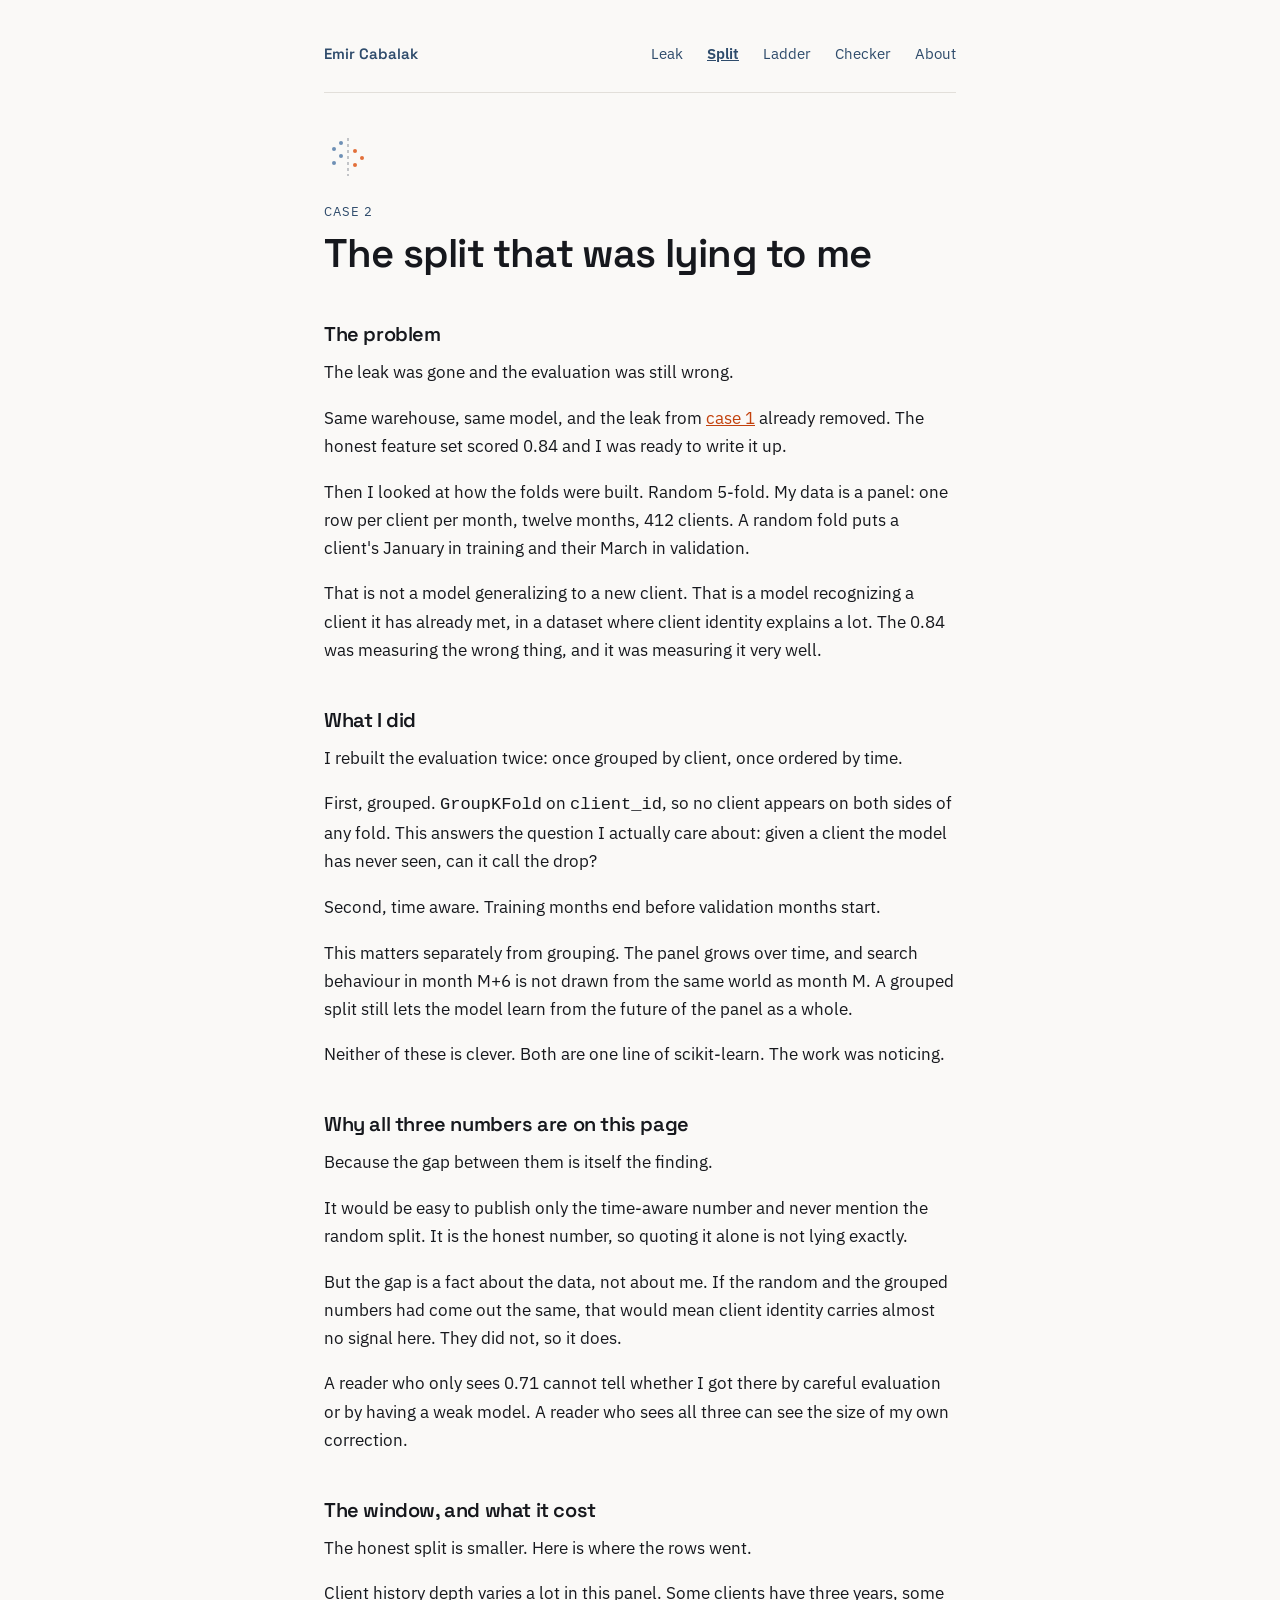
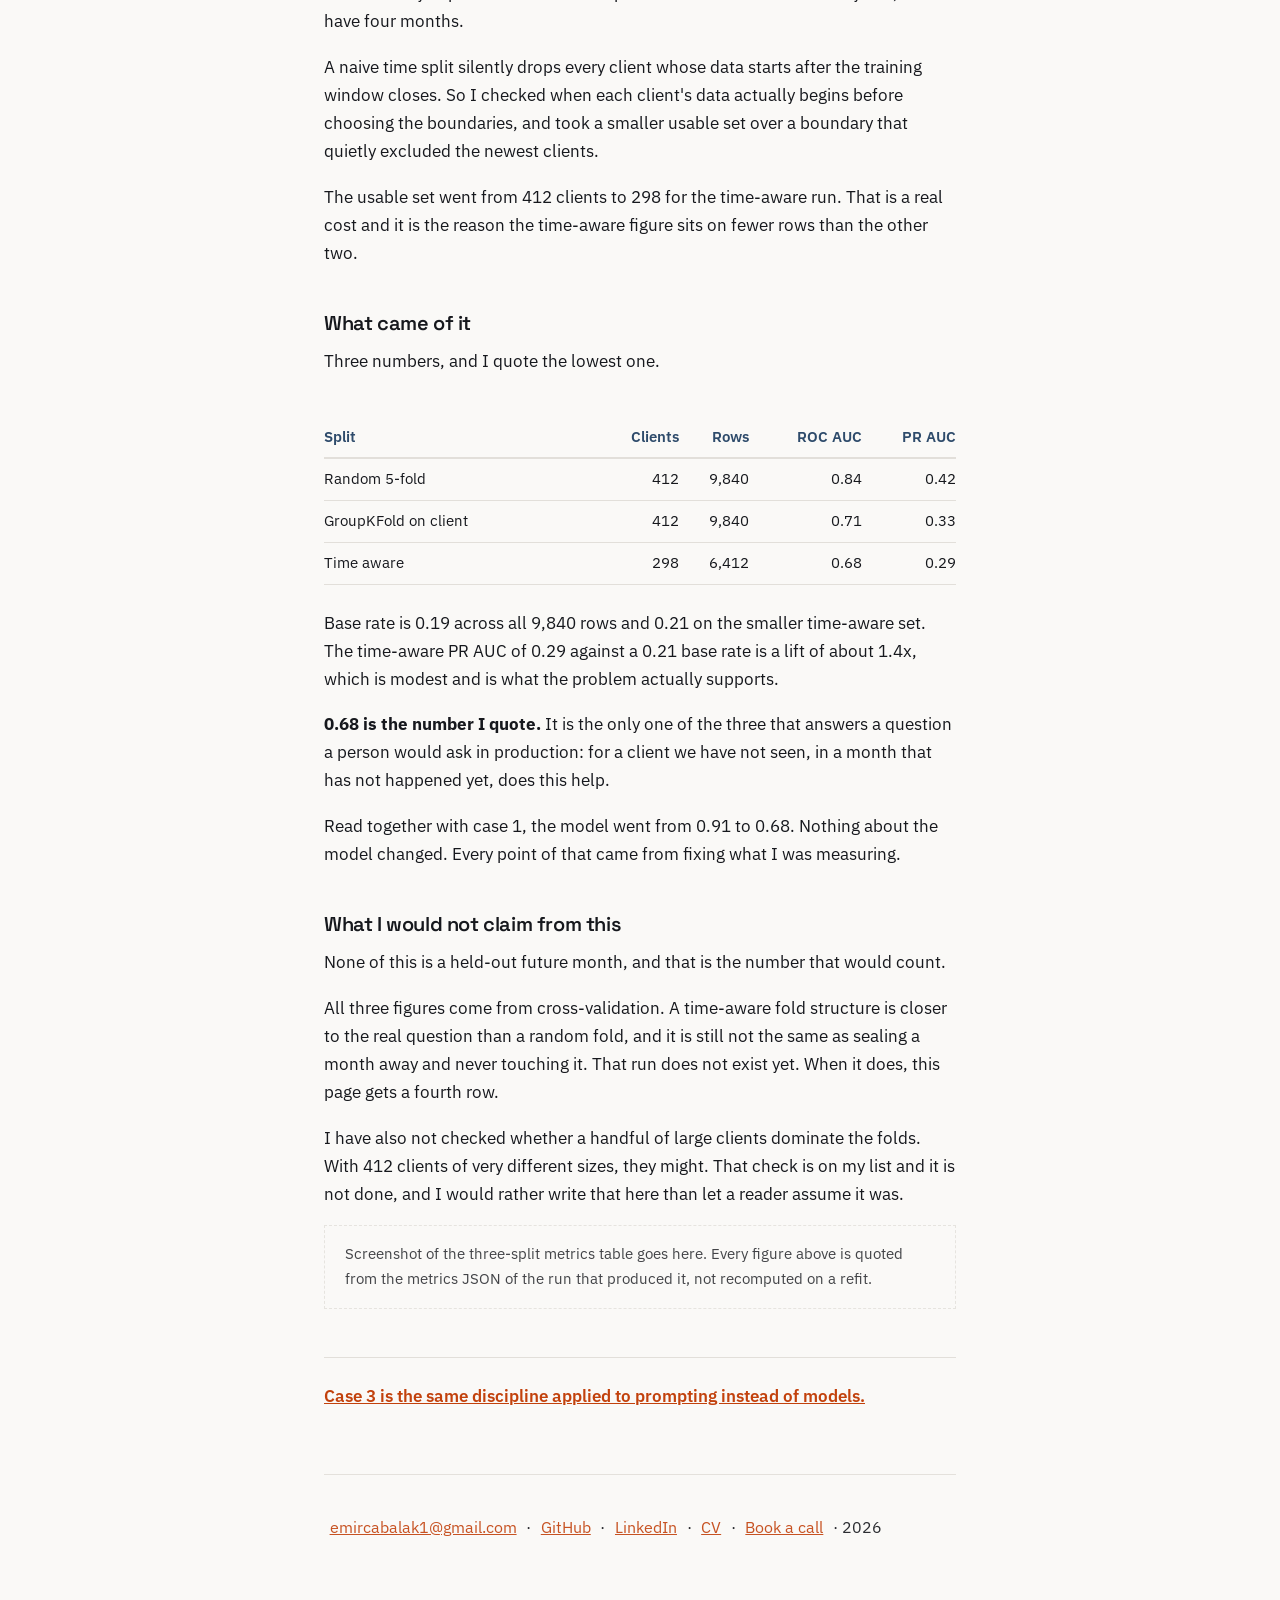
<file: split.html>
<!doctype html>
<html lang="en">
<head>
<meta charset="utf-8">
<meta name="viewport" content="width=device-width, initial-scale=1">
<title>The split that was lying to me &middot; Emir Cabalak</title>
<meta name="description" content="The leak was gone and the evaluation was still wrong. Random, grouped and time-aware splits, and why I publish all three.">
<link rel="icon" href="favicon.svg" type="image/svg+xml">
<link rel="canonical" href="https://emircabalak.github.io/split.html">
<meta property="og:type" content="website">
<meta property="og:site_name" content="Emir Cabalak">
<meta property="og:url" content="https://emircabalak.github.io/split.html">
<meta property="og:title" content="The split that was lying to me &middot; Emir Cabalak">
<meta property="og:description" content="The leak was gone and the evaluation was still wrong. Random, grouped and time-aware splits, and why I publish all three.">
<meta property="og:image" content="https://emircabalak.github.io/share-card.png">
<meta property="og:image:width" content="1200">
<meta property="og:image:height" content="630">
<meta property="og:image:alt" content="Emir Cabalak. I build machine learning models and then try to break my own results before anyone else can.">
<meta name="twitter:card" content="summary_large_image">
<meta name="twitter:title" content="The split that was lying to me &middot; Emir Cabalak">
<meta name="twitter:description" content="The leak was gone and the evaluation was still wrong. Random, grouped and time-aware splits, and why I publish all three.">
<meta name="twitter:image" content="https://emircabalak.github.io/share-card.png">
<link rel="preconnect" href="https://fonts.googleapis.com">
<link rel="preconnect" href="https://fonts.gstatic.com" crossorigin>
<!-- Loaded without blocking the first paint. The body stack is Segoe UI / Helvetica /
     Arial, so text is readable before the webfont lands and swaps in. -->
<link rel="stylesheet" media="print" onload="this.media='all'"
      href="https://fonts.googleapis.com/css2?family=IBM+Plex+Sans:wght@400;600&amp;family=Space+Grotesk:wght@500;600&amp;display=swap">
<noscript><link rel="stylesheet" href="https://fonts.googleapis.com/css2?family=IBM+Plex+Sans:wght@400;600&amp;family=Space+Grotesk:wght@500;600&amp;display=swap"></noscript>
<link rel="stylesheet" href="style.css">
</head>
<body>

<nav>
  <a class="home" href="index.html">Emir Cabalak</a>
  <a href="leak.html">Leak</a>
  <a href="split.html" aria-current="page">Split</a>
  <a href="ladder.html">Ladder</a>
  <a href="checker.html">Checker</a>
  <a href="about.html">About</a>
</nav>

<main>
  <img class="case-icon" src="icon-split.svg" alt="" width="48" height="48">
  <p class="kicker">Case 2</p>
  <h1>The split that was lying to me</h1>

  <h2>The problem</h2>
  <p>The leak was gone and the evaluation was still wrong.</p>
  <p>Same warehouse, same model, and the leak from <a href="leak.html">case 1</a> already
  removed. The honest feature set scored 0.84 and I was ready to write it up.</p>
  <p>Then I looked at how the folds were built. Random 5-fold. My data is a panel: one row per
  client per month, twelve months, 412 clients. A random fold puts a client's January in
  training and their March in validation.</p>
  <p>That is not a model generalizing to a new client. That is a model recognizing a client it
  has already met, in a dataset where client identity explains a lot. The 0.84 was measuring
  the wrong thing, and it was measuring it very well.</p>

  <h2>What I did</h2>
  <p>I rebuilt the evaluation twice: once grouped by client, once ordered by time.</p>
  <p>First, grouped. <code>GroupKFold</code> on <code>client_id</code>, so no client appears on
  both sides of any fold. This answers the question I actually care about: given a client the
  model has never seen, can it call the drop?</p>
  <p>Second, time aware. Training months end before validation months start.</p>
  <p>This matters separately from grouping. The panel grows over time, and search behaviour in
  month M+6 is not drawn from the same world as month M. A grouped split still lets the model
  learn from the future of the panel as a whole.</p>
  <p>Neither of these is clever. Both are one line of scikit-learn. The work was noticing.</p>

  <h2>Why all three numbers are on this page</h2>
  <p>Because the gap between them is itself the finding.</p>
  <p>It would be easy to publish only the time-aware number and never mention the random split.
  It is the honest number, so quoting it alone is not lying exactly.</p>
  <p>But the gap is a fact about the data, not about me. If the random and the grouped numbers
  had come out the same, that would mean client identity carries almost no signal here. They did
  not, so it does.</p>
  <p>A reader who only sees 0.71 cannot tell whether I got there by careful evaluation or by
  having a weak model. A reader who sees all three can see the size of my own correction.</p>

  <h2>The window, and what it cost</h2>
  <p>The honest split is smaller. Here is where the rows went.</p>
  <p>Client history depth varies a lot in this panel. Some clients have three years, some have
  four months.</p>
  <p>A naive time split silently drops every client whose data starts after the training window
  closes. So I checked when each client's data actually begins before choosing the boundaries,
  and took a smaller usable set over a boundary that quietly excluded the newest clients.</p>
  <p>The usable set went from 412 clients to 298 for the time-aware run. That is a real
  cost and it is the reason the time-aware figure sits on fewer rows than the other two.</p>

  <h2>What came of it</h2>
  <p>Three numbers, and I quote the lowest one.</p>
  <div class="table-scroll">
  <table>
    <thead>
      <tr><th>Split</th><th class="num">Clients</th><th class="num">Rows</th><th class="num">ROC AUC</th><th class="num">PR AUC</th></tr>
    </thead>
    <tbody>
      <tr><td>Random 5-fold</td><td class="num">412</td><td class="num">9,840</td><td class="num">0.84</td><td class="num">0.42</td></tr>
      <tr><td>GroupKFold on client</td><td class="num">412</td><td class="num">9,840</td><td class="num">0.71</td><td class="num">0.33</td></tr>
      <tr><td>Time aware</td><td class="num">298</td><td class="num">6,412</td><td class="num">0.68</td><td class="num">0.29</td></tr>
    </tbody>
  </table>
  </div>
  <p>Base rate is 0.19 across all 9,840 rows and 0.21 on the smaller time-aware set. The
  time-aware PR AUC of 0.29 against a 0.21 base rate is a lift of about 1.4x, which is modest
  and is what the problem actually supports.</p>
  <p><strong>0.68 is the number I quote.</strong> It is the only one of the three that answers
  a question a person would ask in production: for a client we have not seen, in a month that
  has not happened yet, does this help.</p>
  <p>Read together with case 1, the model went from 0.91 to 0.68. Nothing about the model
  changed. Every point of that came from fixing what I was measuring.</p>

  <h2>What I would not claim from this</h2>
  <p>None of this is a held-out future month, and that is the number that would count.</p>
  <p>All three figures come from cross-validation. A time-aware fold structure is closer to the
  real question than a random fold, and it is still not the same as sealing a month away and
  never touching it. That run does not exist yet. When it does, this page gets a fourth row.</p>
  <p>I have also not checked whether a handful of large clients dominate the folds. With 412
  clients of very different sizes, they might. That check is on my list and it is not done, and
  I would rather write that here than let a reader assume it was.</p>

  <div class="pending">
  Screenshot of the three-split metrics table goes here. Every figure above is quoted from the
  metrics JSON of the run that produced it, not recomputed on a refit.
  </div>

  <p class="next"><a href="ladder.html">Case 3 is the same discipline applied to prompting
  instead of models.</a></p>
</main>

<footer>
  <a href="mailto:emircabalak1@gmail.com">emircabalak1@gmail.com</a> &middot;
  <a href="https://github.com/emircabalak">GitHub</a> &middot;
  <a href="https://www.linkedin.com/in/emircabalak/">LinkedIn</a> &middot;
  <a href="Emir_Cabalak_CV.pdf">CV</a> &middot;
  <a href="https://cal.com/emircabalak">Book a call</a> &middot; 2026
</footer>

</body>
</html>
</file>
<file: style.css>
:root {
  --paper: #FAF9F7;
  --ink: #16181D;
  --main: #2E4B6B;
  --accent: #C2410C;
  --rule: #E2DFDA;
  --font-heading: "Space Grotesk", "Segoe UI", Helvetica, Arial, sans-serif;
  --font-body: "IBM Plex Sans", "Segoe UI", Helvetica, Arial, sans-serif;
}

@media (prefers-color-scheme: dark) {
  :root {
    --paper: #14161A;
    --ink: #E9E7E3;
    --main: #8FB2D6;
    --accent: #F0834D;
    --rule: #2A2E35;
  }
}

* { box-sizing: border-box; }

body {
  margin: 0 auto;
  padding: 2rem 1.25rem 5rem;
  max-width: 42rem;
  background: var(--paper);
  color: var(--ink);
  font-family: var(--font-body);
  font-size: 1.0625rem;
  line-height: 1.65;
  font-variant-numeric: tabular-nums;
}

h1, h2, h3 {
  font-family: var(--font-heading);
  font-weight: 600;
  letter-spacing: -0.02em;
  line-height: 1.2;
}

h1 { font-size: clamp(1.75rem, 6vw, 2.5rem); margin: 0 0 1rem; }
h2 { font-size: 1.25rem; margin: 2.75rem 0 0.75rem; }
h3 { font-size: 1rem; margin: 2rem 0 0.5rem; color: var(--main); }

p { margin: 0 0 1.1rem; }

a { color: var(--accent); }
a:focus-visible { outline: 2px solid var(--accent); outline-offset: 3px; }

/* navigation */

nav {
  display: flex;
  flex-wrap: wrap;
  gap: 0.25rem 1.5rem;
  padding-bottom: 1rem;
  margin-bottom: 2.5rem;
  border-bottom: 1px solid var(--rule);
  font-size: 0.9375rem;
}

nav a {
  color: var(--main);
  text-decoration: none;
  display: inline-block;
  padding: 0.6rem 0;
}
nav a:hover { text-decoration: underline; }
nav a[aria-current="page"] { font-weight: 600; text-decoration: underline; }
nav .home { font-family: var(--font-heading); font-weight: 600; margin-right: auto; }

/* home */

.claim {
  font-family: var(--font-heading);
  font-weight: 500;
  font-size: clamp(1.125rem, 3.6vw, 1.375rem);
  line-height: 1.4;
  color: var(--main);
  margin: 0 0 2rem;
}

.hero { width: 100%; height: auto; margin: 0 0 2.5rem; border: 1px solid var(--rule); }

.lead {
  border-left: 3px solid var(--accent);
  padding-left: 1.25rem;
  margin: 0 0 2.5rem;
}

.lead img { width: 40px; height: 40px; display: block; margin-bottom: 0.5rem; }

.for-you {
  margin: -1rem 0 2.25rem;
  font-size: 1rem;
  opacity: 0.85;
}

.cta { font-weight: 600; }

.more { list-style: none; padding: 0; margin: 0; }
.more li { display: flex; gap: 0.9rem; align-items: baseline; padding: 0.9rem 0; border-top: 1px solid var(--rule); }
.more img { width: 28px; height: 28px; flex: none; }
.more a { color: var(--ink); }
.more .sub { display: block; font-size: 0.9375rem; opacity: 0.75; }

/* case pages */

.case-icon { width: 48px; height: 48px; margin-bottom: 0.75rem; }

.kicker {
  font-size: 0.8125rem;
  letter-spacing: 0.08em;
  text-transform: uppercase;
  color: var(--main);
  margin: 0 0 0.5rem;
}

table {
  width: 100%;
  border-collapse: collapse;
  margin: 1.5rem 0;
  font-size: 0.9375rem;
}

th, td { text-align: left; padding: 0.5rem 0.75rem 0.5rem 0; border-bottom: 1px solid var(--rule); }
th { font-weight: 600; color: var(--main); border-bottom-width: 2px; }
td.num, th.num { text-align: right; padding-right: 0; }

.table-scroll { overflow-x: auto; }

figure { margin: 1.75rem 0; }
figure img { width: 100%; height: auto; border: 1px solid var(--rule); }
figcaption { font-size: 0.875rem; opacity: 0.75; margin-top: 0.5rem; }

.pending {
  border: 1px dashed var(--rule);
  padding: 1rem 1.25rem;
  font-size: 0.9375rem;
  opacity: 0.8;
}

.next {
  margin-top: 3rem;
  padding-top: 1.5rem;
  border-top: 1px solid var(--rule);
  font-weight: 600;
}

/* about */

.portrait { width: 160px; height: 160px; border-radius: 50%; float: right; margin: 0 0 1rem 1.5rem; }

@media (max-width: 30rem) {
  .portrait { float: none; margin: 0 0 1.5rem; }
}

/* footer */

footer {
  margin-top: 4rem;
  padding-top: 1.5rem;
  border-top: 1px solid var(--rule);
  font-size: 1rem;
  line-height: 2.4;
  opacity: 0.9;
}

footer a {
  display: inline-block;
  padding: 0.55rem 0.35rem;
}

/* checker */

form { margin: 1.75rem 0; }

label {
  display: block;
  font-size: 0.9375rem;
  font-weight: 600;
  color: var(--main);
  margin-bottom: 0.35rem;
}

textarea, input {
  width: 100%;
  font-family: var(--font-body);
  font-size: 1rem;
  color: var(--ink);
  background: transparent;
  border: 1px solid var(--rule);
  border-radius: 4px;
  padding: 0.6rem 0.7rem;
}

textarea { resize: vertical; }
textarea:focus-visible, input:focus-visible { outline: 2px solid var(--accent); outline-offset: 1px; }

.row { display: flex; flex-wrap: wrap; gap: 1rem; margin-top: 1rem; align-items: flex-end; }
.row > span { flex: 1 1 12rem; }

button {
  font-family: var(--font-body);
  font-size: 1rem;
  font-weight: 600;
  color: var(--paper);
  background: var(--accent);
  border: 1px solid var(--accent);
  border-radius: 4px;
  padding: 0.7rem 1.2rem;
  cursor: pointer;
}

button.secondary { color: var(--main); background: transparent; border-color: var(--main); }
button:focus-visible { outline: 2px solid var(--ink); outline-offset: 2px; }

.verdict {
  font-family: var(--font-heading);
  font-weight: 600;
  font-size: 1.125rem;
  border-left: 3px solid var(--rule);
  padding-left: 1rem;
  margin: 2rem 0 0.75rem;
}

.verdict.bad { border-left-color: var(--accent); }
.verdict.good { border-left-color: var(--main); }

.meta { font-size: 0.9375rem; opacity: 0.8; }

tr.hit td { color: var(--accent); font-weight: 600; }

#out h3 { margin-top: 1.75rem; }
</file>
